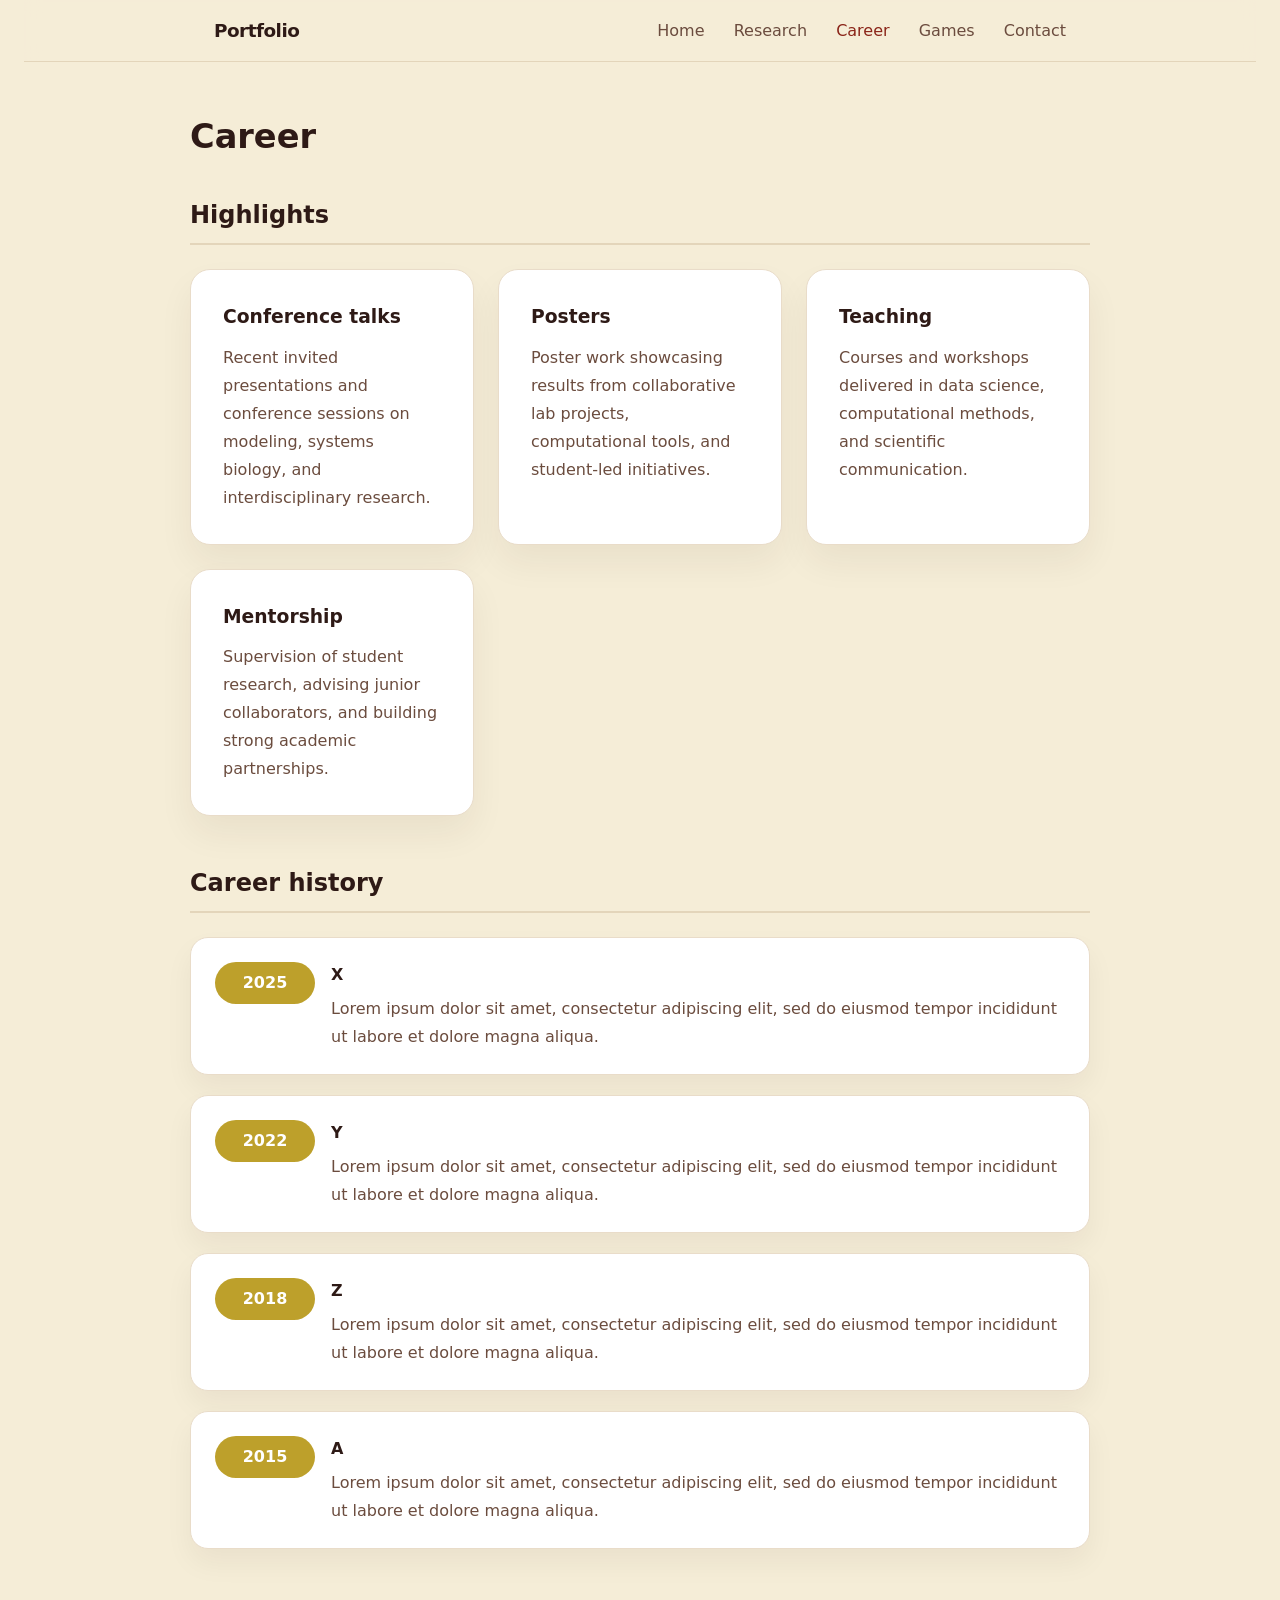
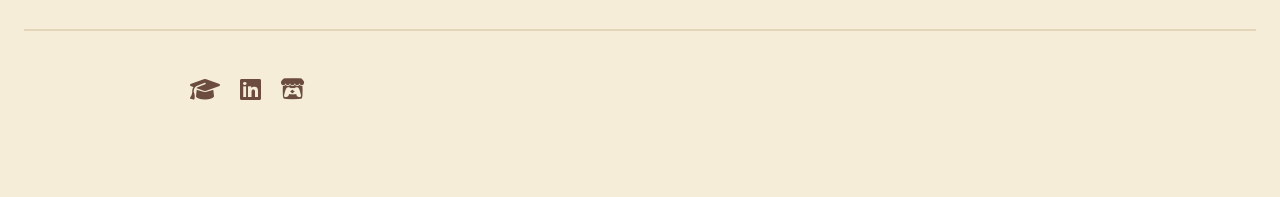
<file: career.html>
<!DOCTYPE html>
<html lang="en">
<head>
    <meta charset="UTF-8">
    <meta name="viewport" content="width=device-width, initial-scale=1.0">
    <title>CAREER | TPP</title>
    <link rel="icon" type="image/svg" href="images/047-parasect.svg">
    <link rel="stylesheet" href="style.css">
    <link rel="stylesheet" href="https://cdnjs.cloudflare.com/ajax/libs/font-awesome/6.5.0/css/all.min.css" crossorigin="anonymous">
</head>
<body>
    <nav class="top-nav">
        <div class="nav-container">
            <a href="index.html" class="nav-logo">Portfolio</a>
            <div class="nav-links">
                <a href="index.html">Home</a>
                <a href="research.html">Research</a>
                <a href="career.html" class="active">Career</a>
                <a href="games.html">Games</a>
                <a href="contact.html">Contact</a>
            </div>
        </div>
    </nav>

    <main class="content-wrapper">
        <section class="page-header">
            <h1>Career</h1>
            <p class="subtitle"></p>
        </section>

        <section class="section-panel">
            <h2 class="section-title">Highlights</h2>
            <div class="panel-grid">
                <article class="card-panel">
                    <h3>Conference talks</h3>
                    <p>Recent invited presentations and conference sessions on modeling, systems biology, and interdisciplinary research.</p>
                </article>
                <article class="card-panel">
                    <h3>Posters</h3>
                    <p>Poster work showcasing results from collaborative lab projects, computational tools, and student-led initiatives.</p>
                </article>
                <article class="card-panel">
                    <h3>Teaching</h3>
                    <p>Courses and workshops delivered in data science, computational methods, and scientific communication.</p>
                </article>
                <article class="card-panel">
                    <h3>Mentorship</h3>
                    <p>Supervision of student research, advising junior collaborators, and building strong academic partnerships.</p>
                </article>
            </div>
        </section>

        <section class="career-history">
            <h2 class="section-title">Career history</h2>
            <ul class="timeline-list">
                <li>
                    <span class="timeline-date">2025</span>
                    <div>
                        <strong>X</strong>
                        <p>Lorem ipsum dolor sit amet, consectetur adipiscing elit, sed do eiusmod tempor incididunt ut labore et dolore magna aliqua. </p>
                    </div>
                </li>
                <li>
                    <span class="timeline-date">2022</span>
                    <div>
                        <strong>Y</strong>
                        <p>Lorem ipsum dolor sit amet, consectetur adipiscing elit, sed do eiusmod tempor incididunt ut labore et dolore magna aliqua. </p>
                    </div>
                </li>
                <li>
                    <span class="timeline-date">2018</span>
                    <div>
                        <strong>Z</strong>
                        <p>Lorem ipsum dolor sit amet, consectetur adipiscing elit, sed do eiusmod tempor incididunt ut labore et dolore magna aliqua. </p>
                    </div>
                </li>
                <li>
                    <span class="timeline-date">2015</span>
                    <div>
                        <strong>A</strong>
                        <p>Lorem ipsum dolor sit amet, consectetur adipiscing elit, sed do eiusmod tempor incididunt ut labore et dolore magna aliqua. </p>
                    </div>
                </li>
            </ul>
        </section>
    </main>

    <footer class="site-footer">
        <div class="footer-container footer-icons-only">
            <div class="social-icons">
                <a href="https://scholar.google.com" target="_blank" rel="noopener noreferrer" aria-label="Google Scholar" class="icon-link scholar-icon"><i class="fas fa-graduation-cap"></i></a>
                <a href="https://linkedin.com" target="_blank" rel="noopener noreferrer" aria-label="LinkedIn" class="icon-link linkedin-icon"><i class="fab fa-linkedin"></i></a>
                <a href="https://itch.io" target="_blank" rel="noopener noreferrer" aria-label="Itch.io" class="icon-link itch-icon"><i class="fab fa-itch-io"></i></a>
            </div>
        </div>
    </footer>
</body>
</html>
</file>
<file: style.css>
/* ==========================================
   1. DESIGN TOKENS (Peak Autumn Palette)
   ========================================== */
:root {
    --bg-base: #f5edd7;           
    --text-main: #2e1a16;         
    --text-muted: #6b4c3e;        
    
    --color-maple: #8a2518;       
    --color-pumpkin: #b34e19;     
    --color-ochre: #bda02b;       
    --color-moss: #4a5c37;        
    
    --card-overlay: rgba(46, 26, 22, 0.5); 
    --font-sans: system-ui, -apple-system, BlinkMacSystemFont, "Segoe UI", Roboto, sans-serif;
}

/* ==========================================
   2. GLOBAL BASICS
   ========================================== */
* {
    box-sizing: border-box;
    margin: 0;
    padding: 0;
}

body {
    background-color: var(--bg-base);
    color: var(--text-main);
    font-family: var(--font-sans);
    line-height: 1.6;
    padding: 3rem 1.5rem;
}

/* ==========================================
   3. HEADER / BIOGRAPHY LAYOUT
   ========================================== */
.profile-container {
    max-width: 900px;
    margin: 0 auto 4rem auto;
    display: flex;
    flex-wrap: wrap;
    gap: 2.5rem;
    align-items: center;
}

.profile-photo-wrapper {
    flex: 1 1 220px;
    max-width: 260px;
}

.profile-photo {
    width: 100%;
    height: auto;
    border-radius: 50%;
    border: 4px solid #ffffff;
    box-shadow: 0 10px 25px rgba(46, 26, 22, 0.08);
}

.profile-bio {
    flex: 2 1 400px;
}

.profile-bio h1 {
    font-size: 2.5rem;
    font-weight: 700;
    color: var(--text-main);
    margin-bottom: 0.25rem;
}

.profile-bio .subtitle {
    font-size: 1.15rem;
    color: var(--color-pumpkin);
    font-weight: 600;
    margin-bottom: 1rem;
}

.profile-bio .bio-text {
    font-size: 1.05rem;
    color: var(--text-muted);
}

/* ==========================================
   4. INTERACTIVE PANELS GRID
   ========================================== */
.content-wrapper {
    max-width: 900px;
    margin: 0 auto;
}

.section-title {
    font-size: 1.5rem;
    margin-bottom: 1.5rem;
    border-bottom: 2px solid #e3d5ba;
    padding-bottom: 0.5rem;
    color: var(--text-main);
}

.panel-grid {
    display: grid;
    grid-template-columns: repeat(auto-fit, minmax(260px, 1fr));
    gap: 1.5rem;
}

.panel-card {
    position: relative;
    height: 320px;
    border-radius: 12px;
    overflow: hidden;
    display: flex;
    align-items: flex-end;
    text-decoration: none;
    box-shadow: 0 6px 20px rgba(46, 26, 22, 0.06);
}

.card-bg {
    position: absolute;
    top: 0;
    left: 0;
    width: 100%;
    height: 100%;
    background-size: cover;
    background-position: center;
    transition: transform 0.6s cubic-bezier(0.25, 1, 0.5, 1);
    z-index: 1;
}

.card-overlay {
    position: absolute;
    top: 0;
    left: 0;
    width: 100%;
    height: 100%;
    background-color: var(--card-overlay);
    transition: background-color 0.4s ease;
    z-index: 2;
}

.card-content {
    position: relative;
    z-index: 3;
    padding: 2rem;
    color: #ffffff;
}

.card-content h3 {
    font-size: 1.6rem;
    margin-bottom: 0.25rem;
    font-weight: 600;
    text-shadow: 0 2px 4px rgba(0,0,0,0.2);
}

.card-content p {
    font-size: 0.95rem;
    opacity: 0.9;
    text-shadow: 0 1px 2px rgba(0,0,0,0.2);
}

/* ==========================================
   5. CUSTOM MULTI-COLOR HOVER EFFECTS
   ========================================== */
.panel-card:hover .card-bg {
    transform: scale(1.08); 
}

.panel-grid .panel-card:nth-child(1):hover .card-overlay {
    background-color: rgba(138, 37, 24, 0.75); 
}

.panel-grid .panel-card:nth-child(2):hover .card-overlay {
    background-color: rgba(179, 78, 25, 0.75); 
}

.panel-grid .panel-card:nth-child(3):hover .card-overlay {
    background-color: rgba(189, 160, 43, 0.75); 
}

/* ==========================================
   6. TOP NAVIGATION BAR
   ========================================== */
.top-nav {
    background-color: rgba(245, 237, 215, 0.9); 
    backdrop-filter: blur(8px); 
    position: sticky;
    top: 0;
    left: 0;
    width: 100%;
    z-index: 100;
    border-bottom: 1px solid #e3d5ba;
    margin-top: -3rem; 
    margin-bottom: 3rem;
}

.nav-container {
    max-width: 900px;
    margin: 0 auto;
    padding: 1rem 1.5rem;
    display: flex;
    justify-content: space-between;
    align-items: center;
}

.nav-logo {
    font-weight: 700;
    color: var(--text-main);
    text-decoration: none;
    font-size: 1.15rem;
    letter-spacing: -0.5px;
}

.nav-links a {
    text-decoration: none;
    color: var(--text-muted);
    font-weight: 500;
    margin-left: 1.5rem;
    transition: color 0.3s ease;
    font-size: 1rem;
}

.nav-links a:hover,
.nav-links a.active {
    color: var(--color-maple); 
}

/* ==========================================
   7. FOOTER & SOCIAL ICONS Layout
   ========================================== */
.site-footer {
    margin-top: 5rem;
    border-top: 2px solid #e3d5ba;
    padding: 2.5rem 1.5rem;
}

.footer-container {
    max-width: 900px;
    margin: 0 auto;
    display: flex;
    justify-content: space-between;
    align-items: center;
    flex-wrap: wrap;
    gap: 1.5rem;
}

.site-footer p {
    color: var(--text-muted);
    font-size: 0.95rem;
}

.social-icons {
    display: flex;
    gap: 1.25rem;
}

.icon-link svg {
    fill: var(--text-muted); 
    transition: fill 0.3s cubic-bezier(0.25, 1, 0.5, 1), transform 0.3s cubic-bezier(0.25, 1, 0.5, 1);
}

.scholar-icon:hover svg {
    fill: var(--color-moss); 
    transform: translateY(-2px);
}

.linkedin-icon:hover svg {
    fill: #0a66c2; 
    transform: translateY(-2px);
}

.itch-icon:hover svg {
    fill: #fa5c5c; 
    transform: translateY(-2px);
}
/* ==========================================
   8. CONTACT PAGE LAYOUT
   ========================================== */
.contact-hero {
    max-width: 900px;
    margin: 0 auto 2.5rem auto;
    display: grid;
    gap: 2rem;
}

.contact-intro h1 {
    font-size: 2rem;
    margin-bottom: 0.75rem;
}

.contact-intro p {
    color: var(--text-muted);
    font-size: 1rem;
    max-width: 720px;
}

.location-card {
    display: grid;
    grid-template-columns: 1.1fr 1.4fr;
    gap: 1.5rem;
    border: 1px solid #eadcc8;
    border-radius: 22px;
    overflow: hidden;
    background: #ffffff;
    box-shadow: 0 20px 40px rgba(46, 26, 22, 0.08);
}

.location-image {
    min-height: 260px;
    overflow: hidden;
}

.location-image img {
    width: 100%;
    height: 100%;
    object-fit: cover;
    display: block;
}

.location-text {
    padding: 2rem;
    display: flex;
    flex-direction: column;
    justify-content: center;
    background: rgba(245, 237, 215, 0.95);
}

.location-text h2 {
    font-size: 1.75rem;
    margin-bottom: 0.9rem;
    color: var(--text-main);
}

.location-text p {
    color: var(--text-muted);
    line-height: 1.8;
}

.contact-form-card {
    max-width: 900px;
    margin: 0 auto;
    padding: 2rem;
    border-radius: 22px;
    background: #ffffff;
    border: 1px solid #e8d7c3;
    box-shadow: 0 18px 40px rgba(46, 26, 22, 0.06);
}

.form-description {
    color: var(--text-muted);
    margin-bottom: 1.5rem;
}

.contact-form {
    display: grid;
    gap: 1rem;
}

.contact-form label {
    display: block;
    margin-bottom: 0.35rem;
    font-weight: 600;
    color: var(--text-main);
}

.contact-form input[type="text"],
.contact-form input[type="email"],
.contact-form textarea {
    width: 100%;
    border: 1px solid #d8c9b1;
    border-radius: 14px;
    padding: 1rem 1rem;
    font: inherit;
    color: var(--text-main);
    background: #fbf5eb;
}

.contact-form input[type="text"]:focus,
.contact-form input[type="email"]:focus,
.contact-form textarea:focus {
    outline: 2px solid var(--color-ochre);
    outline-offset: 2px;
    border-color: var(--color-ochre);
}

.contact-form textarea {
    min-height: 180px;
    resize: vertical;
}

.button-primary {
    display: inline-flex;
    align-items: center;
    justify-content: center;
    padding: 1rem 1.5rem;
    border-radius: 999px;
    border: none;
    background: var(--color-maple);
    color: #ffffff;
    font-weight: 700;
    cursor: pointer;
    transition: transform 0.2s ease, box-shadow 0.2s ease, background-color 0.2s ease;
}

.button-primary:hover {
    transform: translateY(-1px);
    box-shadow: 0 12px 28px rgba(138, 37, 24, 0.18);
    background: var(--color-pumpkin);
}

@media (max-width: 780px) {
    .location-card {
        grid-template-columns: 1fr;
    }
}

/* ==========================================
   9. LOCATION PREVIEW STYLE
   ========================================== */
.location-preview {
    max-width: 480px;
    margin: 0 auto 0rem auto;
    text-align: center;
    display: grid;
    gap: 1.25rem;
}

.location-photo-wrapper {
    width: 260px;
    height: 260px;
    margin: 0 auto;
    border-radius: 50%;
    overflow: hidden;
    border: 4px solid #ffffff;
    box-shadow: 0 18px 40px rgba(46, 26, 22, 0.12);
}

.location-photo-wrapper img {
    width: 100%;
    height: 100%;
    object-fit: cover;
    display: block;
}

.location-caption h2 {
    font-size: 1.6rem;
    margin: 0;
    color: var(--text-main);
}

@media (max-width: 680px) {
    .location-photo-wrapper {
        width: 220px;
        height: 220px;
    }
}

/* ==========================================
   10. PAGE PANELS AND TIMELINE STYLES
   ========================================== */
.page-header {
    max-width: 900px;
    margin: 0 auto 2rem auto;
}

.page-header h1 {
    font-size: 2.1rem;
    margin-bottom: 0.5rem;
}

.page-header .subtitle {
    color: var(--text-muted);
    font-size: 1rem;
    max-width: 700px;
}

.section-panel {
    margin-bottom: 3rem;
}

.split-grid {
    display: grid;
    grid-template-columns: repeat(2, minmax(0, 1fr));
    gap: 1.75rem;
}

.split-panel {
    display: grid;
    grid-template-columns: 38% 62%;
    gap: 1.5rem;
    background: #ffffff;
    border: 1px solid #e9dcc9;
    border-radius: 20px;
    overflow: hidden;
    box-shadow: 0 18px 35px rgba(46, 26, 22, 0.06);
}

.split-image {
    min-height: 170px;
    max-height: 240px;
    overflow: hidden;
    background: #f5edd7;
}

.split-image img {
    width: 100%;
    height: 100%;
    object-fit: cover;
    display: block;
}

.split-content {
    padding: 1.75rem;
    display: flex;
    flex-direction: column;
    justify-content: center;
}

.split-content h3 {
    margin-bottom: 0.8rem;
    color: var(--text-main);
}

.split-content p {
    color: var(--text-muted);
    line-height: 1.75;
}

.research-large-panel,
.research-panel {
    background: #ffffff;
    border: 1px solid #e9dcc9;
    border-radius: 20px;
    overflow: hidden;
    box-shadow: 0 18px 35px rgba(46, 26, 22, 0.06);
}

.research-large-panel {
    padding: 1.5rem;
}

.research-images {
    display: grid;
    grid-template-columns: 1fr 1fr;
    gap: 1rem;
    margin-bottom: 1.5rem;
}

.research-image {
    min-height: 180px;
    max-height: 260px;
    overflow: hidden;
    background: #f5edd7;
}

.research-image img {
    width: 100%;
    height: 100%;
    object-fit: cover;
    display: block;
}

.research-large-panel .research-content,
.research-panel .research-content {
    padding: 0 0.5rem;
}

.research-large-panel .research-content h3,
.research-panel .research-content h3 {
    margin-bottom: 0.85rem;
}

.research-grid {
    display: grid;
    grid-template-columns: repeat(2, minmax(0, 1fr));
    gap: 1.75rem;
}

.research-panel {
    display: grid;
    gap: 1rem;
    padding: 1.5rem;
}

.research-panel .research-content p {
    color: var(--text-muted);
    line-height: 1.75;
}

@media (max-width: 860px) {
    .research-images,
    .research-grid {
        grid-template-columns: 1fr;
    }
}

.card-panel {
    padding: 2rem;
    border-radius: 20px;
    background: #ffffff;
    border: 1px solid #e9dcc9;
    box-shadow: 0 18px 35px rgba(46, 26, 22, 0.06);
}

.card-panel h3 {
    margin-bottom: 0.75rem;
}

.card-panel p {
    color: var(--text-muted);
    line-height: 1.75;
}

.career-history {
    max-width: 900px;
    margin: 0 auto 2rem auto;
}

.timeline-list {
    list-style: none;
    margin: 0;
    padding: 0;
    display: grid;
    gap: 1.25rem;
}

.timeline-list li {
    display: grid;
    grid-template-columns: 100px 1fr;
    gap: 1rem;
    align-items: flex-start;
    padding: 1.5rem;
    border-radius: 18px;
    background: #ffffff;
    border: 1px solid #e9dcc9;
    box-shadow: 0 14px 28px rgba(46, 26, 22, 0.05);
}

.timeline-date {
    display: inline-flex;
    align-items: center;
    justify-content: center;
    min-height: 42px;
    padding: 0 0.75rem;
    border-radius: 999px;
    background: var(--color-ochre);
    color: #ffffff;
    font-weight: 700;
}

.timeline-list strong {
    display: block;
    margin-bottom: 0.5rem;
}

.timeline-list p {
    color: var(--text-muted);
    margin: 0;
    line-height: 1.7;
}

.timeline-note {
    margin-top: 1.5rem;
    color: var(--text-muted);
    max-width: 760px;
}

@media (max-width: 860px) {
    .split-grid,
    .timeline-list li {
        grid-template-columns: 1fr;
    }

    .split-panel {
        grid-template-columns: 1fr;
    }
}

@media (max-width: 540px) {
    .page-header h1 {
        font-size: 1.8rem;
    }
}

.footer-icons-only .footer-container {
    justify-content: center;
}

.footer-icons-only .social-icons {
    justify-content: center;
}

.icon-link {
    color: var(--text-muted);
    font-size: 1.5rem;
    transition: color 0.3s ease, transform 0.3s ease;
}

.icon-link:hover {
    color: var(--color-maple);
    transform: translateY(-2px);
}
</file>
